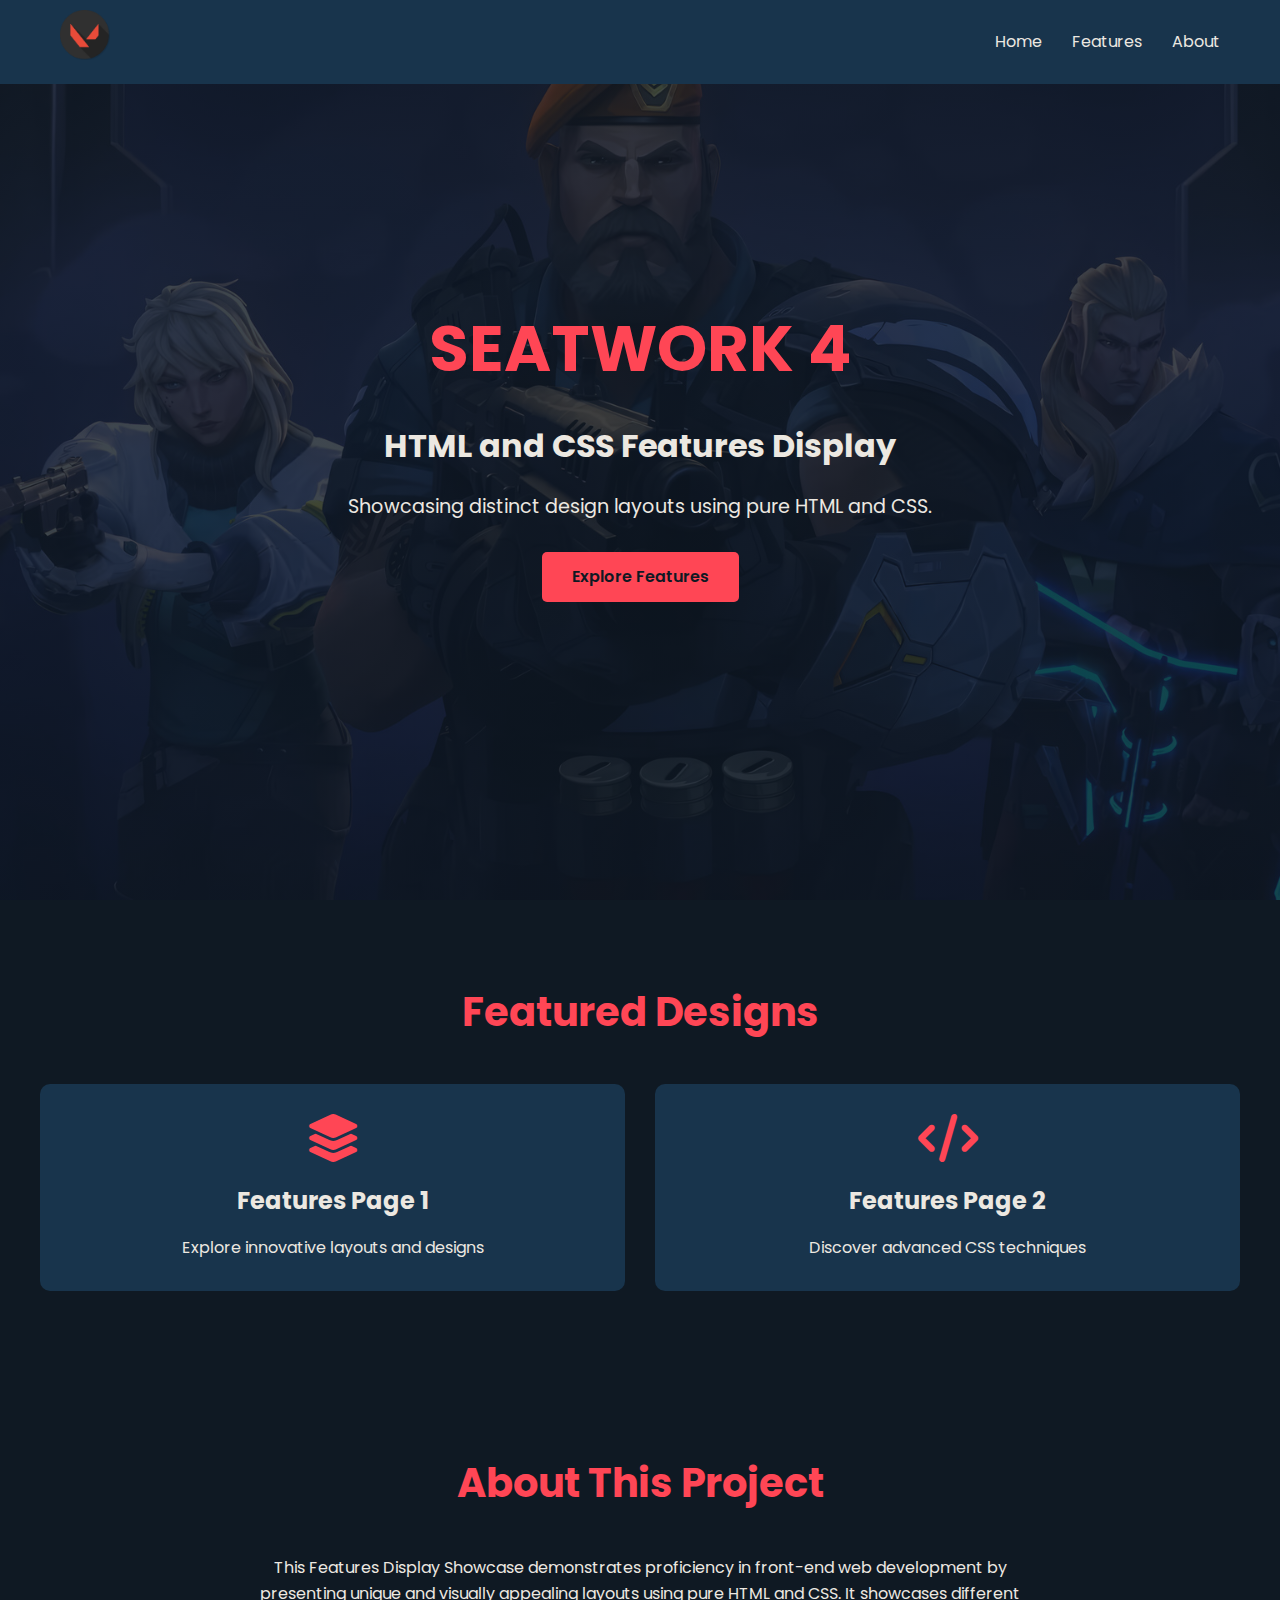
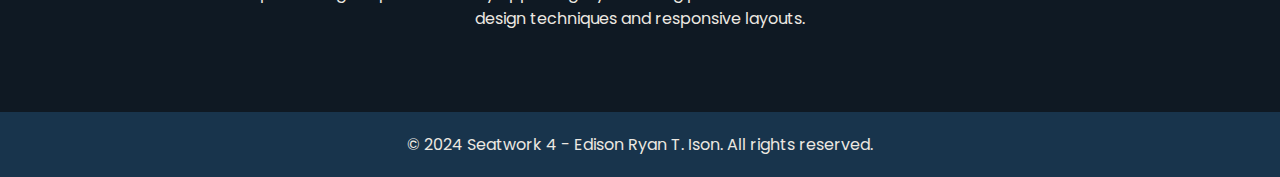
<file: index.html>
<!DOCTYPE html>
<html lang="en">
<head>
    <meta charset="UTF-8">
    <meta name="viewport" content="width=device-width, initial-scale=1.0">
    <title>Seatwork 4 - Features Display</title>
    <link href="https://fonts.googleapis.com/css2?family=Poppins:wght@300;400;600&display=swap" rel="stylesheet">
    <link rel="stylesheet" href="https://cdnjs.cloudflare.com/ajax/libs/font-awesome/6.0.0-beta3/css/all.min.css">
    <link rel="stylesheet" href="./assets/css/style.css">
</head>
<body>
    <header>
        <nav class="container">
            <div class="logo">
                <img src="./assets/img/val-logo.png" alt="Val Logo" width="100" height="50">
            </div>
            <ul class="nav-links">
                <li><a href="#home">Home</a></li>
                <li><a href="#features">Features</a></li>
                <li><a href="#about">About</a></li>
            </ul>
        </nav>
    </header>
    <main>
        <section id="home" class="hero">
            <div class="container">
                <h1>SEATWORK 4</h1>
                <h2>HTML and CSS Features Display</h2>
                <p>Showcasing distinct design layouts using pure HTML and CSS.</p>
                <a href="#features" class="cta-btn">Explore Features</a>
            </div>
        </section>
        <section id="features" class="container">
            <h2>Featured Designs</h2>
            <div class="feature-cards">
                <a href="./pages/features-page-1/index.html" class="feature-card">
                    <i class="fas fa-layer-group"></i>
                    <h3>Features Page 1</h3>
                    <p>Explore innovative layouts and designs</p>
                </a>
                <a href="./pages/features-page-2/index.html" class="feature-card">
                    <i class="fas fa-code"></i>
                    <h3>Features Page 2</h3>
                    <p>Discover advanced CSS techniques</p>
                </a>
            </div>
        </section>
        <section id="about" class="container">
            <h2>About This Project</h2>
            <p>This Features Display Showcase demonstrates proficiency in front-end web development by presenting unique and visually appealing layouts using pure HTML and CSS. It showcases different design techniques and responsive layouts.</p>
        </section>
    </main>
    <footer>
        <div class="container">
            <p>© 2024 Seatwork 4 - Edison Ryan T. Ison. All rights reserved.</p>
        </div>
    </footer>
</body>
</html>
</file>
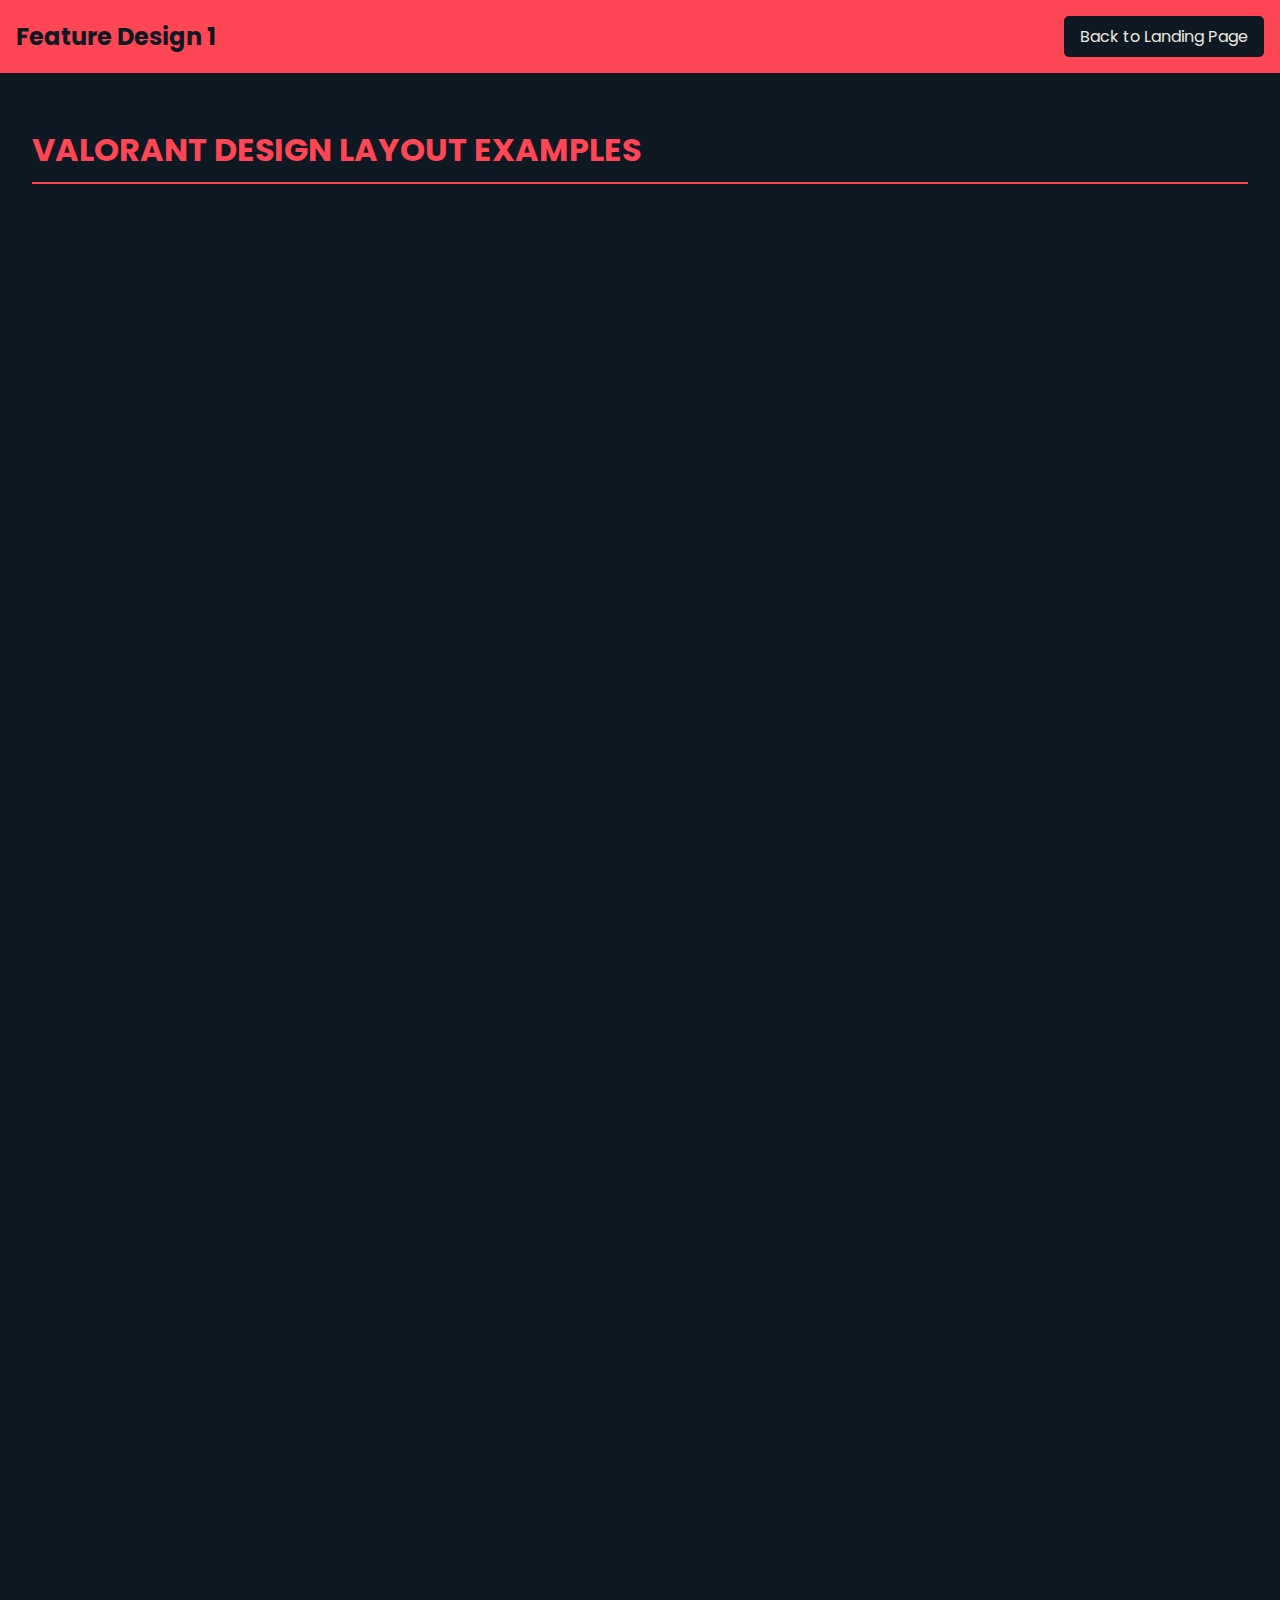
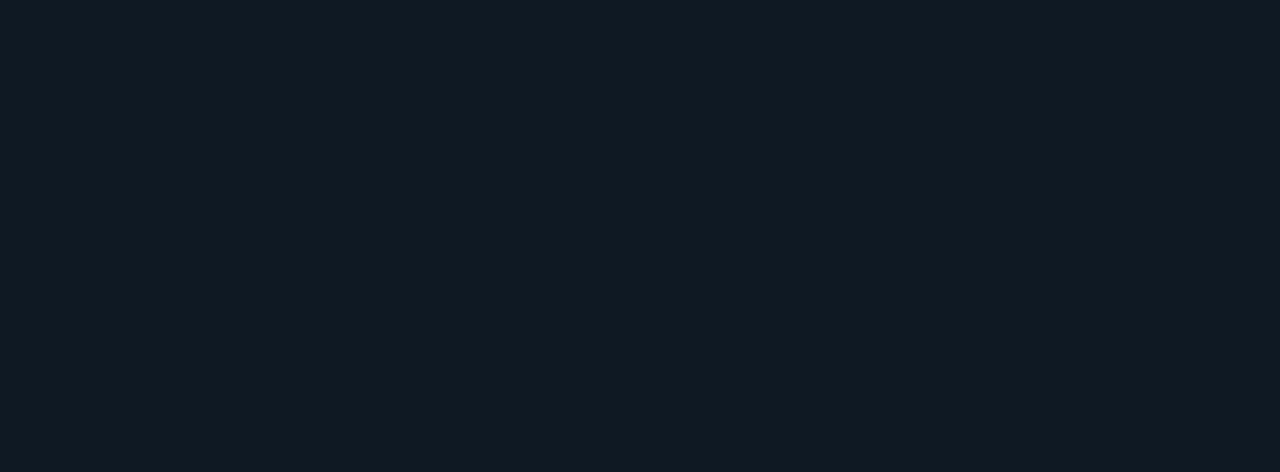
<file: pages/features-page-1/index.html>
<!DOCTYPE html>
<html lang="en">
<head>
    <meta charset="UTF-8">
    <meta name="viewport" content="width=device-width, initial-scale=1.0">
    <title>Feature Page 1</title>
    <link href="https://fonts.googleapis.com/css2?family=Poppins:wght@300;400;700&display=swap" rel="stylesheet">
    <link rel="stylesheet" href="./assets/css/style.css">
</head>
<body>
    <header>
        <nav>
            <div class="logo">Feature Design 1</div>
            <a href="../../index.html" class="btn">Back to Landing Page</a>
        </nav>
    </header>

    <main>
        <h1>VALORANT DESIGN LAYOUT EXAMPLES</h1>
        <section class="feature-showcase grid-layout">
            <h2>AGENTS GRID | A responsive grid system displaying Valorant agents for a clean, structured appearance.</h2>
            <div class="grid-container">
                <div class="grid-item"><img src="./assets/img/agent-1.jpg" alt="Agent 1"><p>Jett</p></div>
                <div class="grid-item"><img src="./assets/img/agent-2.jpg" alt="Agent 2"><p>Reyna</p></div>
                <div class="grid-item"><img src="./assets/img/agent-3.jpg" alt="Agent 3"><p>Phoenix</p></div>
                <div class="grid-item"><img src="./assets/img/agent-4.jpg" alt="Agent 4"><p>Sova</p></div>
                <div class="grid-item"><img src="./assets/img/agent-5.jpg" alt="Agent 5"><p>Viper</p></div>
                <div class="grid-item"><img src="./assets/img/agent-6.jpg" alt="Agent 6"><p>Killjoy</p></div>
            </div>
        </section>

        <section class="feature-showcase card-layout">
            <h2>MAP CARDS | Valorant maps presented as individual content cards with images, names, and brief descriptions.</h2>
            <div class="card-container">
                <div class="card">
                    <img src="./assets/img/map-1.jpg" alt="Map image">
                    <h3>Bind</h3>
                    <p>A two-site map with teleporters connecting the sites.</p>
                </div>
                <div class="card">
                    <img src="./assets/img/map-2.jpg" alt="Map image">
                    <h3>Haven</h3>
                    <p>A unique map featuring three bomb sites.</p>
                </div>
                <div class="card">
                    <img src="./assets/img/map-3.jpg" alt="Map image">
                    <h3>Split</h3>
                    <p>A map known for its verticality and narrow chokepoints.</p>
                </div>
            </div>
        </section>

        <section class="feature-showcase hero-layout">
            <h2>HERO SECTION | A prominent section at the top featuring a large background image of the Valorant logo, headline, and call-to-action button to play now.</h2>
            <div class="hero">
                <h3>Join the Fight</h3>
                <p>Play Valorant and experience the thrill of tactical shooter gameplay.</p>
                <a href="https://playvalorant.com/" target="_blank" class="cta-button">Play Now</a>
            </div>
        </section>
    </main>
</body>
</html>
</file>
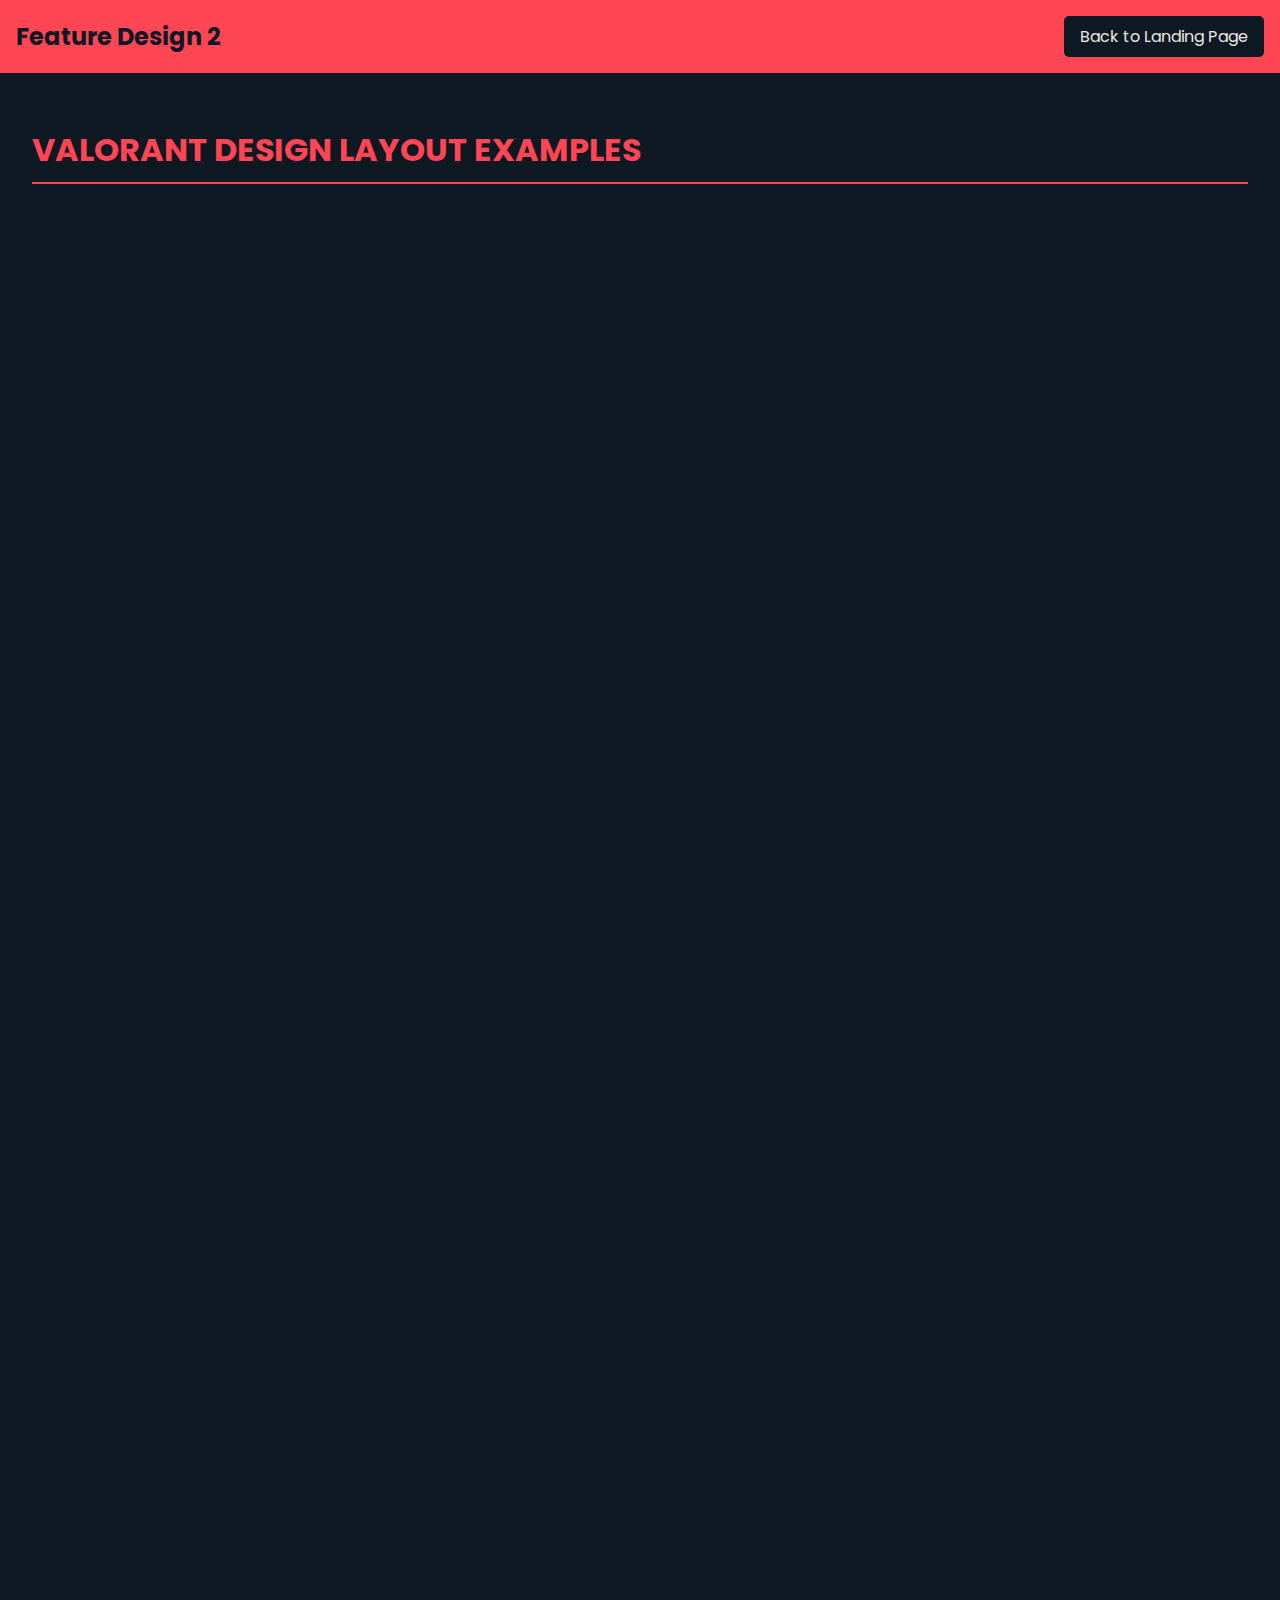
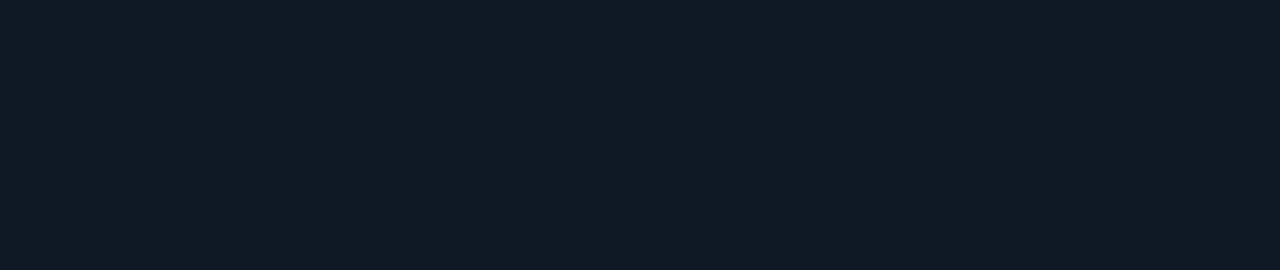
<file: pages/features-page-2/index.html>
<!DOCTYPE html>
<html lang="en">
<head>
    <meta charset="UTF-8">
    <meta name="viewport" content="width=device-width, initial-scale=1.0">
    <title>Feature Page 2</title>
    <link href="https://fonts.googleapis.com/css2?family=Poppins:wght@300;400;700&display=swap" rel="stylesheet">
    <link rel="stylesheet" href="./assets/css/style.css">
</head>
<body>
    <header>
        <nav>
            <div class="logo">Feature Design 2</div>
            <a href="../../index.html" class="btn">Back to Landing Page</a>
        </nav>
    </header>

    <main>
        <h1>VALORANT DESIGN LAYOUT EXAMPLES</h1>
        <section class="feature-showcase sidebar-layout">
            <h2>SIDEBAR LAYOUT | A two-column design with a narrow sidebar for agent abilities alongside the main content area.</h2>
            <div class="sidebar-container">
                <aside class="sidebar">
                    <ul>
                        <li><a href="#">Jett - Cloudburst</a></li>
                        <li><a href="#">Phoenix - Hot Hands</a></li>
                        <li><a href="#">Sage - Barrier Orb</a></li>
                    </ul>
                </aside>
                <div class="content">
                    <h3>Agent Abilities</h3>
                    <p>Learn about the unique abilities of each agent in Valorant.</p>
                </div>
            </div>
        </section>

        <section class="feature-showcase gallery-layout">
            <h2>GALLERY LAYOUT | A visually-focused layout showcasing iconic Valorant fan arts in a grid style.</h2>
            <div class="gallery-container">
                <img src="./assets/img/fan-art-1.jpg" alt="Fan Art">
                <img src="./assets/img/fan-art-2.jpg" alt="Fan Art">
                <img src="./assets/img/fan-art-3.jpg" alt="Fan Art">
                <img src="./assets/img/fan-art-4.jpg" alt="Fan Art">
                <img src="./assets/img/fan-art-5.jpg" alt="Fan Art">
                <img src="./assets/img/fan-art-6.jpg" alt="Fan Art">
            </div>
        </section>

        <section class="feature-showcase timeline-layout">
            <h2>TIMELINE LAYOUT | A vertical, chronological arrangement of significant Valorant updates and events, with alternating alignment for a visually interesting presentation.</h2>
            <div class="timeline-container">
                <div class="timeline-item">
                    <div class="timeline-content">
                        <h3>June 2020</h3>
                        <p>Valorant officially launches worldwide.</p>
                    </div>
                </div>
                <div class="timeline-item">
                    <div class="timeline-content">
                        <h3>October 2020</h3>
                        <p>First Act ends, introducing new agents and maps.</p>
                    </div>
                </div>
                <div class="timeline-item">
                    <div class="timeline-content">
                        <h3>December 2021</h3>
                        <p>Major gameplay overhaul with balance changes and new features.</p>
                    </div>
                </div>
            </div>
        </section>
    </main>
</body>
</html>
</file>
<file: assets/css/style.css>
:root {
    --primary-color: #ff4655;
    --secondary-color: #0f1923;
    --accent-color: #18344c;
    --text-color: #ece8e1;
    --transition: all 0.3s ease;
}

* {
    margin: 0;
    padding: 0;
    box-sizing: border-box;
}

body {
    font-family: 'Poppins', sans-serif;
    background-color: var(--secondary-color);
    color: var(--text-color);
    line-height: 1.6;
}

.container {
    max-width: 1200px;
    margin: 0 auto;
    padding: 0 20px;
}

header {
    background-color: var(--accent-color);
    padding: 10px 0;
    position: fixed;
    width: 100%;
    top: 0;
    z-index: 1000;
}

nav {
    display: flex;
    justify-content: space-between;
    align-items: center;
}

.logo img {
    max-height: 50px;
    width: auto;
}

.logo {
    font-size: 2rem;
    font-weight: 600;
    color: var(--primary-color);
}

.nav-links {
    display: flex;
    list-style: none;
}

.nav-links li {
    margin-left: 30px;
}

.nav-links a {
    color: var(--text-color);
    text-decoration: none;
    font-weight: 400;
    transition: var(--transition);
}

.nav-links a:hover {
    color: var(--primary-color);
}

.hero {
    background: linear-gradient(rgba(15, 25, 35, 0.8), rgba(15, 25, 35, 0.8)), url("../../assets/img/val-group-background.jpg") no-repeat center center/cover;
    height: 100vh;
    display: flex;
    align-items: center;
    text-align: center;
    background-attachment: fixed;
}

.hero h1 {
    font-size: 4rem;
    margin-bottom: 20px;
    color: var(--primary-color);
}

.hero h2 {
    font-size: 2rem;
    margin-bottom: 20px;
    color: var(--text-color);
}

.hero p {
    font-size: 1.2rem;
    margin-bottom: 30px;
}

.cta-btn {
    display: inline-block;
    background-color: var(--primary-color);
    color: var(--secondary-color);
    padding: 12px 30px;
    text-decoration: none;
    border-radius: 5px;
    font-weight: 600;
    transition: var(--transition);
}

.cta-btn:hover {
    background-color: #ff6b76;
    transform: translateY(-3px);
}

#features, #about {
    padding: 80px 0;
}

h2 {
    font-size: 2.5rem;
    margin-bottom: 40px;
    text-align: center;
    color: var(--primary-color);
}

.feature-cards {
    display: flex;
    justify-content: center;
    gap: 30px;
}

.feature-card {
    background-color: var(--accent-color);
    padding: 30px;
    border-radius: 10px;
    text-align: center;
    text-decoration: none;
    color: var(--text-color);
    transition: var(--transition);
    flex-basis: calc(50% - 15px);
}

.feature-card:hover {
    transform: translateY(-10px);
    box-shadow: 0 10px 20px rgba(255, 70, 85, 0.2);
}

.feature-card i {
    font-size: 3rem;
    color: var(--primary-color);
    margin-bottom: 20px;
}

.feature-card h3 {
    font-size: 1.5rem;
    margin-bottom: 15px;
}

#about p {
    text-align: center;
    max-width: 800px;
    margin: 0 auto;
}

footer {
    background-color: var(--accent-color);
    color: var(--text-color);
    padding: 20px 0;
    text-align: center;
}

footer p {
    margin: 0;
}

@media (max-width: 768px) {
    .hero h1 {
        font-size: 3rem;
    }

    .hero h2 {
        font-size: 1.5rem;
    }

    .feature-cards {
        flex-direction: column;
    }

    .feature-card {
        flex-basis: 100%;
    }
}
</file>
<file: pages/features-page-1/assets/css/style.css>
body {
    font-family: 'Poppins', sans-serif;
    background-color: #0f1923;
    color: #ece8e1;
    margin: 0;
    padding: 0;
}

header {
    background-color: #ff4655;
    padding: 1rem;
}

nav {
    display: flex;
    justify-content: space-between;
    align-items: center;
}

.logo {
    font-size: 1.5rem;
    font-weight: bold;
    color: #0f1923;
    transition: transform 0.3s ease;
}

.logo:hover {
    transform: scale(1.05);
}

.btn {
    background-color: #0f1923;
    color: #ece8e1;
    padding: 0.5rem 1rem;
    text-decoration: none;
    border-radius: 5px;
    transition: background-color 0.3s, transform 0.3s;
}

.btn:hover {
    background-color: #1f2e3d;
    transform: translateY(-2px);
}

main {
    padding: 2rem;
}

h1, h2 {
    color: #ff4655;
    border-bottom: 2px solid #ff4655;
    padding-bottom: 0.5rem;
}

.feature-showcase {
    margin-bottom: 3rem;
    opacity: 0;
    transform: translateY(20px);
    animation: fadeInUp 0.5s ease forwards;
}

@keyframes fadeInUp {
    to {
        opacity: 1;
        transform: translateY(0);
    }
}


/* Grid Layout */
.grid-container {
    display: grid;
    grid-template-columns: repeat(3, 1fr);
    gap: 1rem;
}

.grid-item {
    background-color: #1f2e3d;
    padding: 1rem;
    text-align: center;
    border: 1px solid #ff4655;
    transition: transform 0.3s, box-shadow 0.3s;
}

.grid-item img {
    width: 100%;
    height: 200px;
    object-fit: contain;
}

.grid-item:hover {
    transform: translateY(-5px);
    box-shadow: 0 5px 15px rgba(255, 70, 85, 0.3);
}


/* Card Layout */
.card-container {
    display: flex;
    justify-content: space-between;
}

.card {
    background-color: #1f2e3d;
    border: 1px solid #ff4655;
    border-radius: 5px;
    padding: 1rem;
    width: 30%;
    transition: transform 0.3s, box-shadow 0.3s;
}

.card:hover {
    transform: translateY(-5px);
    box-shadow: 0 5px 15px rgba(255, 70, 85, 0.3);
}

.card img {
    width: 100%;
    height: auto;
}


/* Hero Layout */
.hero {
    background-image: url("../img/hero.jpg");
    background-size: cover;
    background-position: center;
    height: 400px;
    display: flex;
    flex-direction: column;
    justify-content: center;
    align-items: center;
    text-align: center;
    color: #ece8e1;
    position: relative;
    overflow: hidden;
}

.hero::before {
    content: '';
    position: absolute;
    top: 0;
    left: 0;
    right: 0;
    bottom: 0;
    background: rgba(15, 25, 35, 0.5);
    transform: scaleX(0);
    transform-origin: left;
    transition: transform 0.3s ease;
}

.hero:hover::before {
    transform: scaleX(1);
}

.hero h3 {
    font-size: 2.5rem;
    margin-bottom: 1rem;
    position: relative;
    z-index: 1;
}

.cta-button {
    background-color: #ff4655;
    color: #0f1923;
    padding: 0.75rem 1.5rem;
    text-decoration: none;
    border-radius: 5px;
    font-weight: bold;
    transition: background-color 0.3s, transform 0.3s;
    position: relative;
    z-index: 1;
}

.cta-button:hover {
    background-color: #ff8f98;
    transform: scale(1.05);
}
</file>
<file: pages/features-page-2/assets/css/style.css>
body {
    font-family: 'Poppins', sans-serif;
    background-color: #0f1923;
    color: #ece8e1;
    margin: 0;
    padding: 0;
}

header {
    background-color: #ff4655;
    padding: 1rem;
}

nav {
    display: flex;
    justify-content: space-between;
    align-items: center;
}

.logo {
    font-size: 1.5rem;
    font-weight: bold;
    color: #0f1923;
    transition: transform 0.3s ease;
}

.logo:hover {
    transform: scale(1.05);
}

.btn {
    background-color: #0f1923;
    color: #ece8e1;
    padding: 0.5rem 1rem;
    text-decoration: none;
    border-radius: 5px;
    transition: background-color 0.3s, transform 0.3s;
}

.btn:hover {
    background-color: #1f2e3d;
    transform: translateY(-2px);
}

main {
    padding: 2rem;
}

h1, h2 {
    color: #ff4655;
    border-bottom: 2px solid #ff4655;
    padding-bottom: 0.5rem;
}

.feature-showcase {
    margin-bottom: 3rem;
    opacity: 0;
    transform: translateY(20px);
    animation: fadeInUp 0.5s ease forwards;
}

@keyframes fadeInUp {
    to {
        opacity: 1;
        transform: translateY(0);
    }
}


/* Sidebar Layout */
.sidebar-container {
    display: flex;
}

.sidebar {
    width: 200px;
    background-color: #1f2e3d;
    padding: 1rem;
    transition: width 0.3s ease;
}

.sidebar:hover {
    width: 220px;
}

.sidebar ul {
    list-style-type: none;
    padding: 0;
}

.sidebar li {
    margin-bottom: 0.5rem;
}

.sidebar a {
    color: #ece8e1;
    text-decoration: none;
    transition: color 0.3s;
}

.sidebar a:hover {
    color: #ff4655;
}

.content {
    flex-grow: 1;
    padding: 1rem;
    background-color: #263850;
}


/* Gallery Layout */
.gallery-container {
    display: grid;
    grid-template-columns: repeat(3, 1fr);
    gap: 1rem;
}

.gallery-container img {
    width: 100%;
    height: auto;
    border: 2px solid #ff4655;
    transition: transform 0.3s, box-shadow 0.3s;
}

.gallery-container img:hover {
    transform: scale(1.05);
    box-shadow: 0 5px 15px rgba(255, 70, 85, 0.3);
}


/* Timeline Layout */
.timeline-container {
    position: relative;
    max-width: 800px;
    margin: 0 auto;
}

.timeline-container::after {
    content: '';
    position: absolute;
    width: 6px;
    background-color: #ff4655;
    top: 0;
    bottom: 0;
    left: 50%;
    margin-left: -3px;
}

.timeline-item {
    padding: 10px 40px;
    position: relative;
    background-color: inherit;
    width: 50%;
}

.timeline-item::after {
    content: '';
    position: absolute;
    width: 25px;
    height: 25px;
    right: -17px;
    background-color: #ff4655;
    border: 4px solid #0f1923;
    top: 15px;
    border-radius: 50%;
    z-index: 1;
    transition: background-color 0.3s;
}

.timeline-item:hover::after {
    background-color: #ff8f98;
}

.timeline-item:nth-child(odd) {
    left: 0;
}

.timeline-item:nth-child(even) {
    left: 50%;
}

.timeline-item:nth-child(even)::after {
    left: -16px;
}

.timeline-content {
    padding: 20px 30px;
    background-color: #1f2e3d;
    position: relative;
    border-radius: 6px;
    transition: transform 0.3s, box-shadow 0.3s;
}

.timeline-content:hover {
    transform: translateY(-5px);
    box-shadow: 0 5px 15px rgba(255, 70, 85, 0.3);
}
</file>
